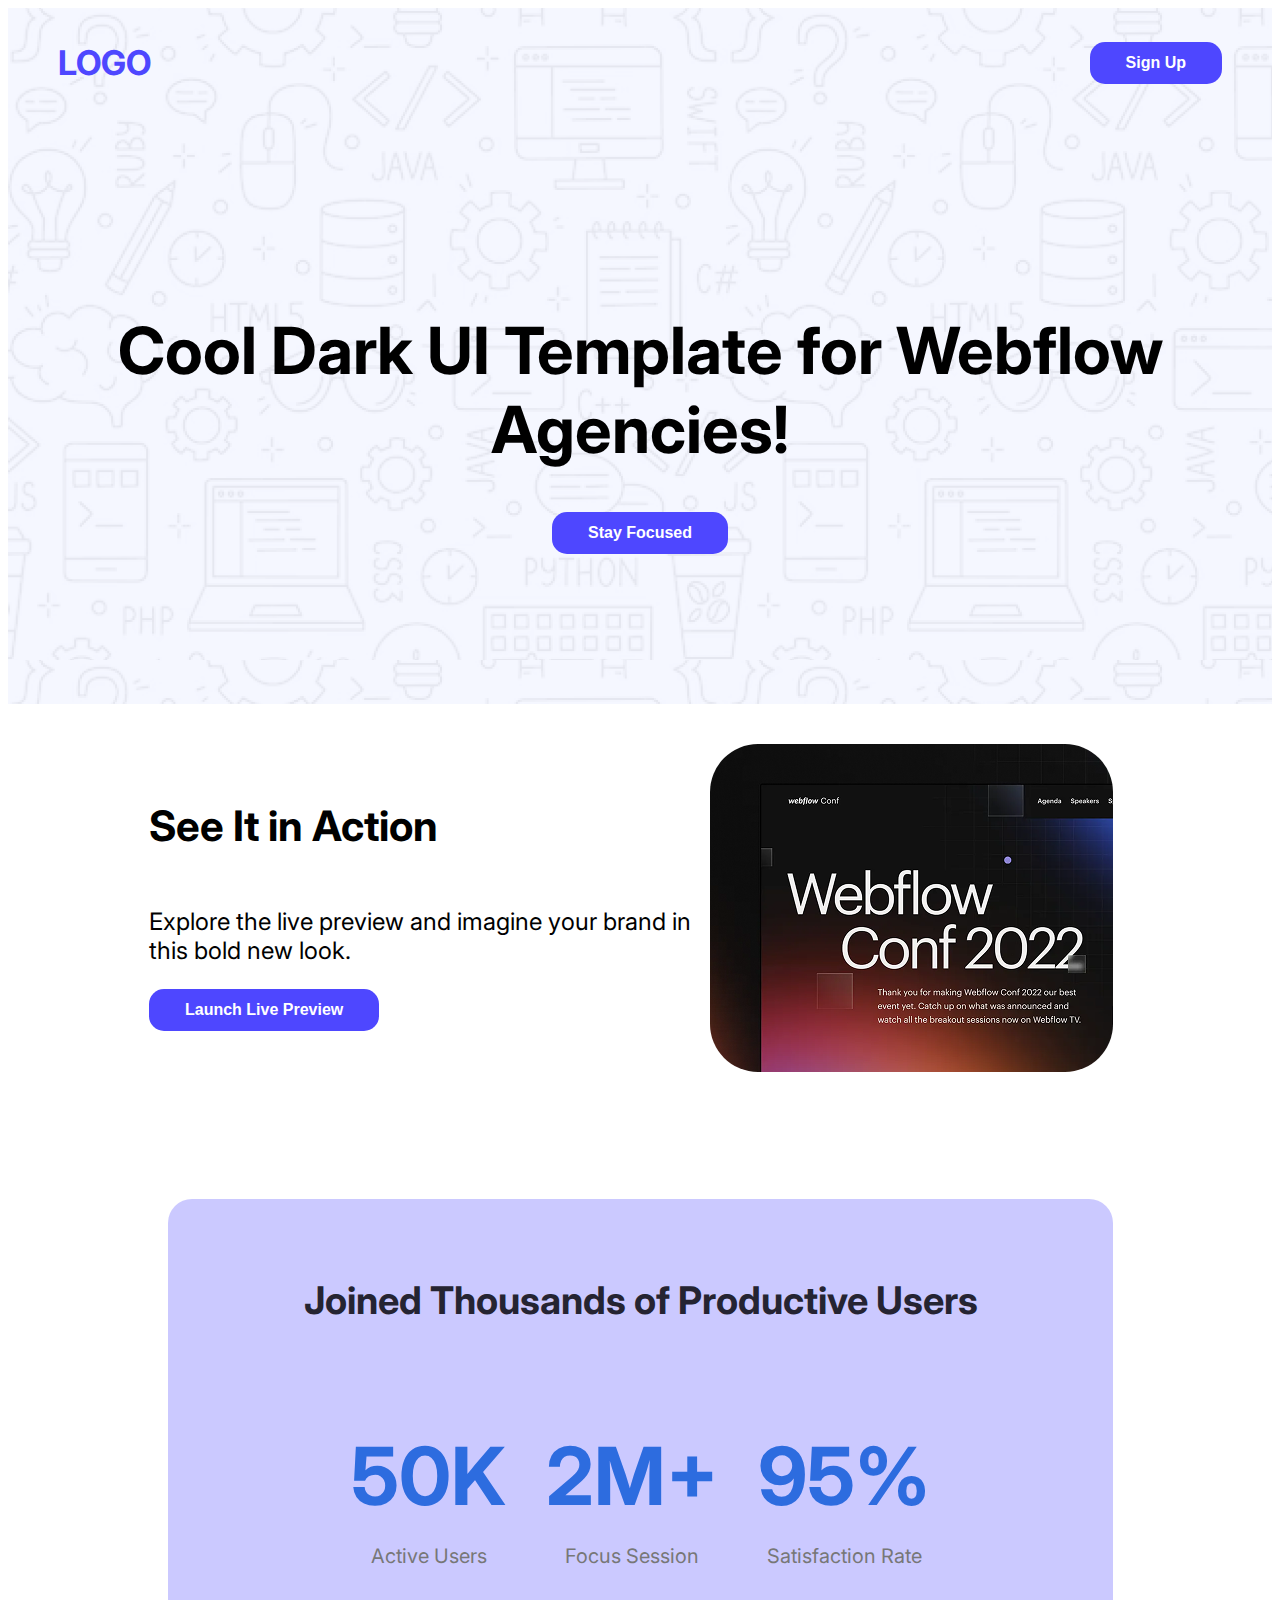
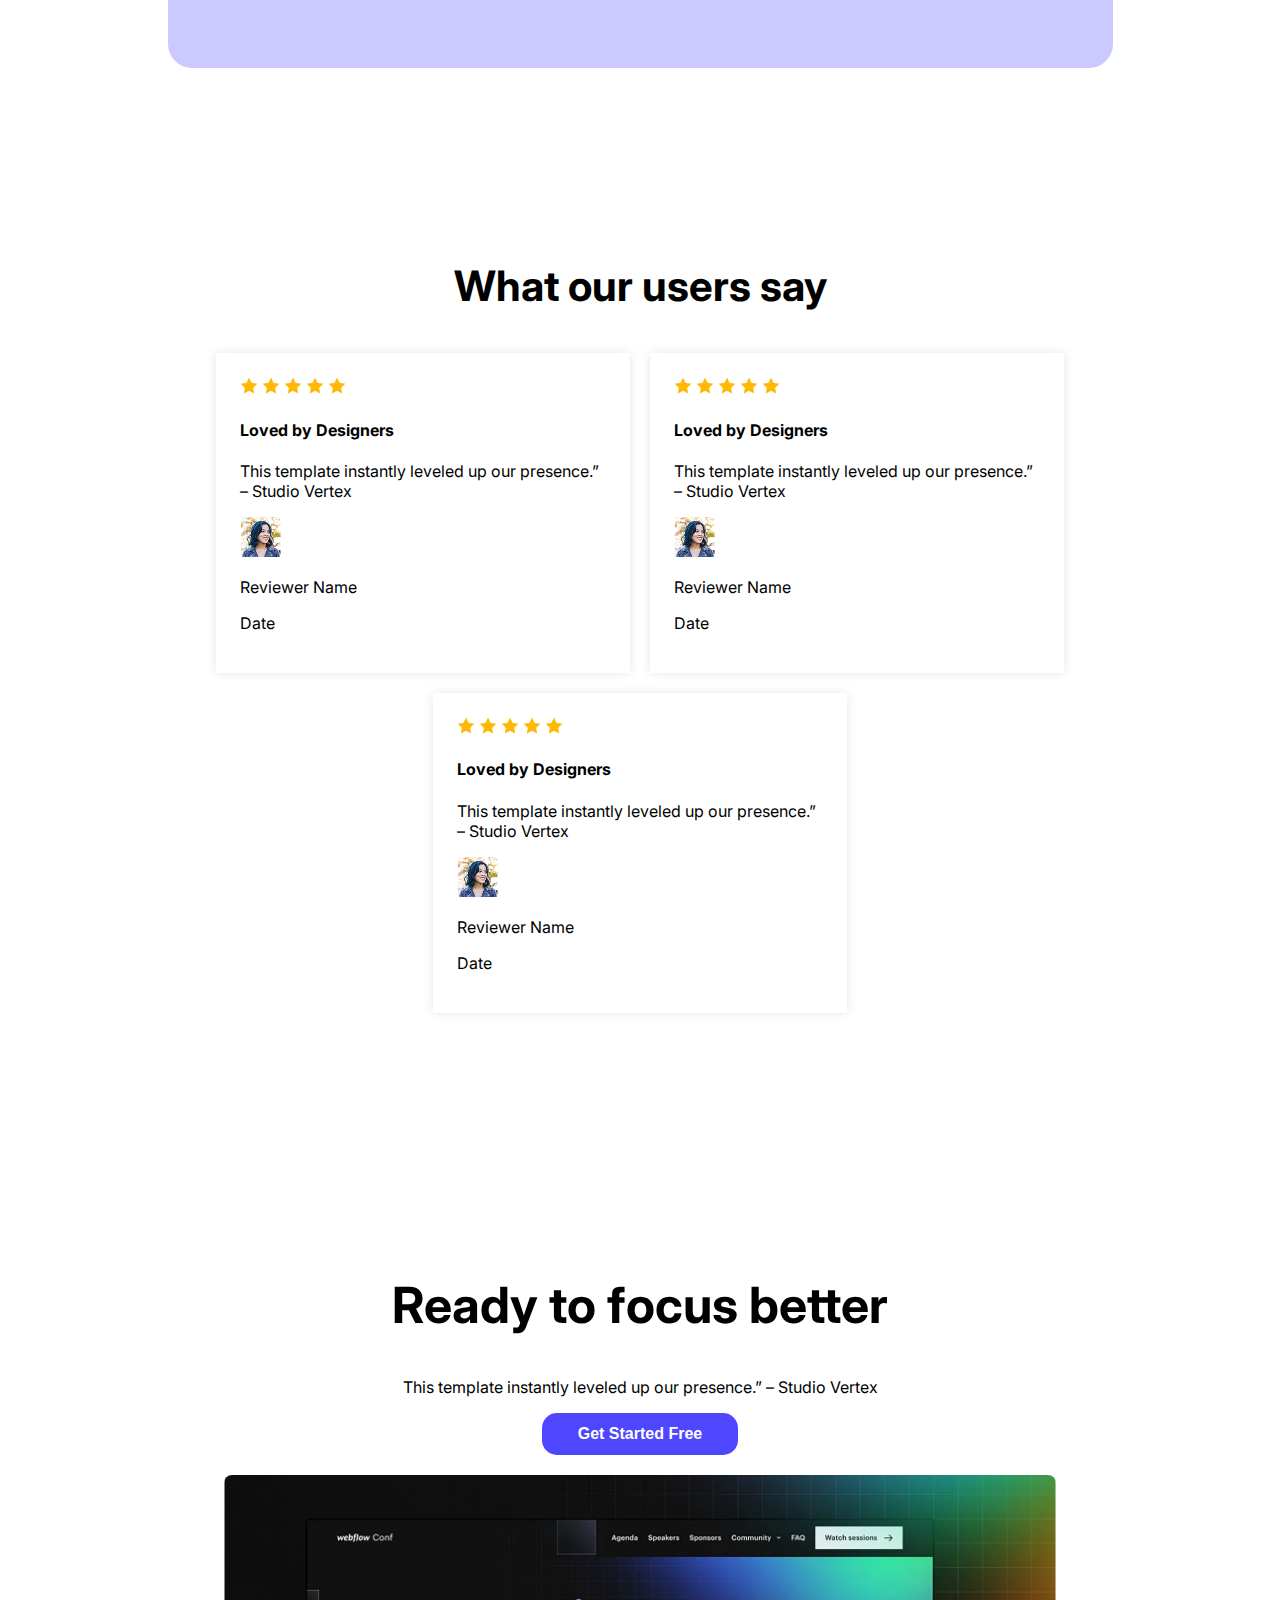
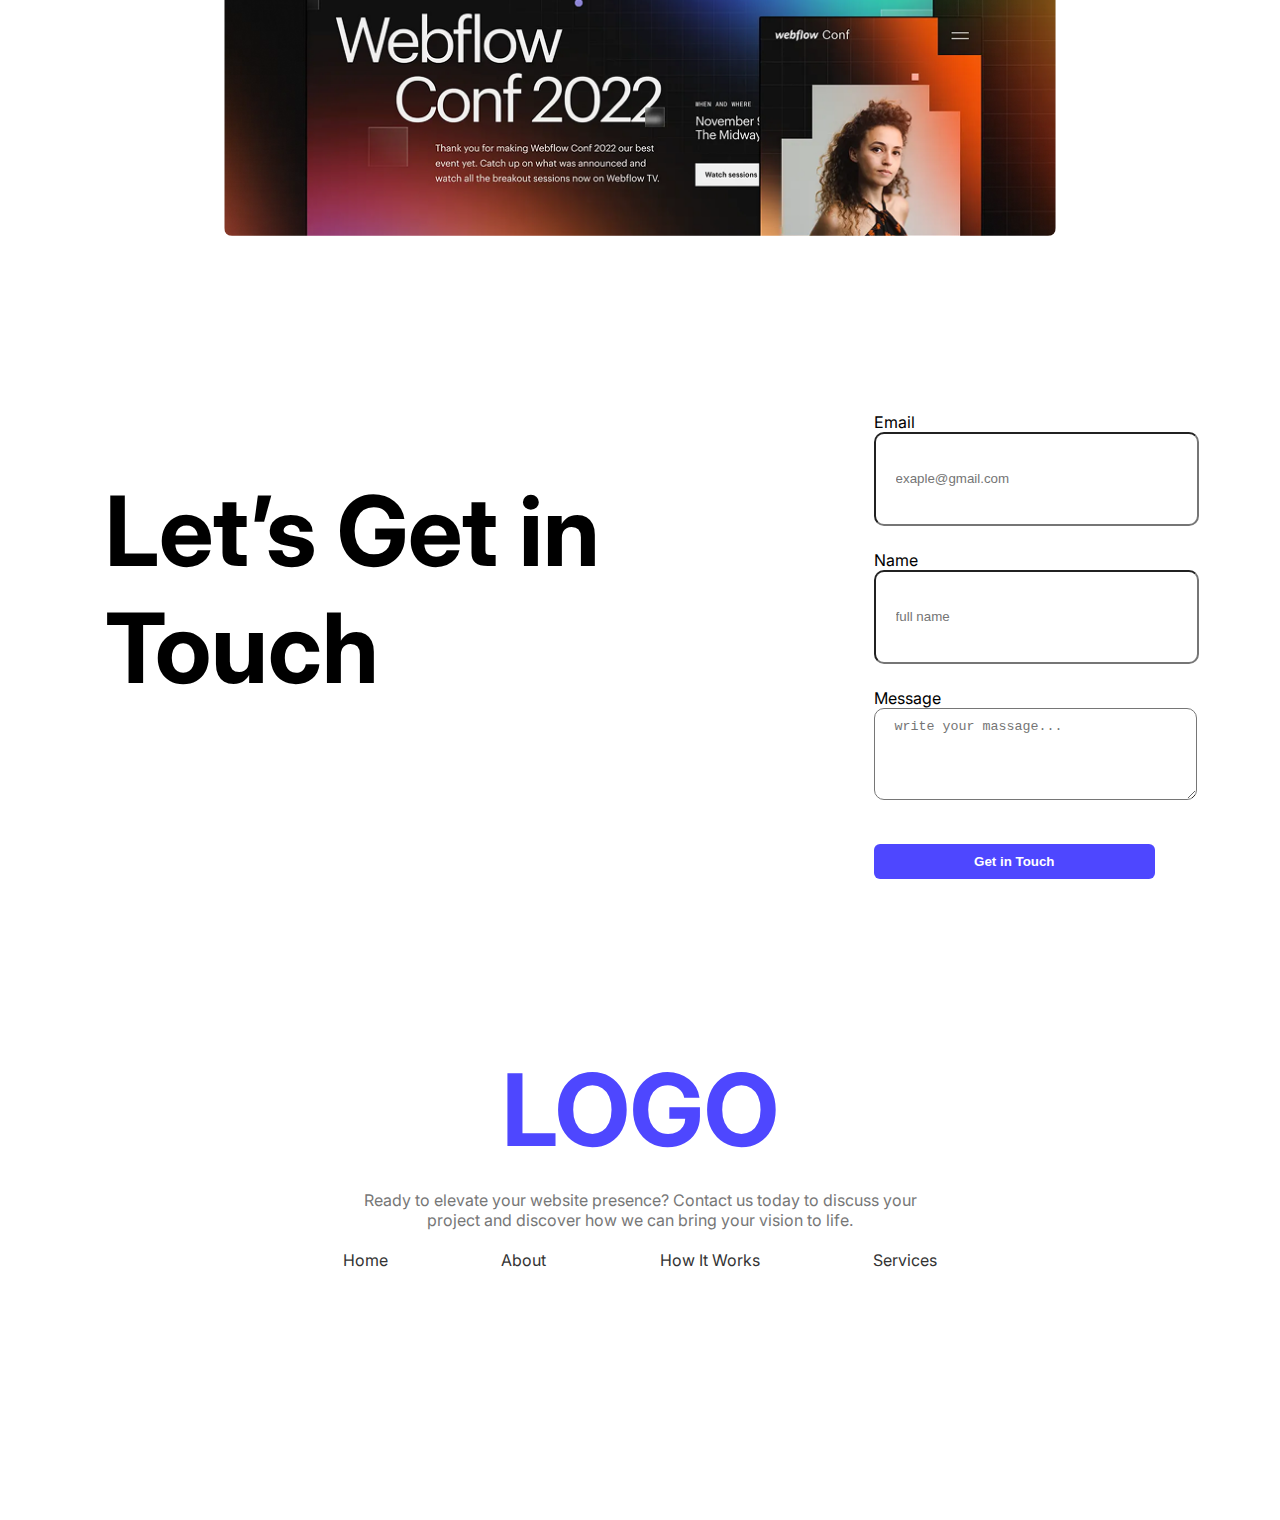
<file: index.html>
<!DOCTYPE html>
<html lang="en">
<head>
    <meta charset="UTF-8">
    <meta name="viewport" content="width=device-width, initial-scale=1.0">
    <title>My first assinment</title>
<link rel="preconnect" href="https://fonts.googleapis.com">
<link rel="preconnect" href="https://fonts.gstatic.com" crossorigin>
<link href="https://fonts.googleapis.com/css2?family=Inter:ital,opsz,wght@0,14..32,100..900;1,14..32,100..900&display=swap" rel="stylesheet">
    <link rel="stylesheet" href="styles/portfolio.css">
</head>
<body class="inter-normal">
    <header class="header">
<nav>
    <h3 class="nav-title">LOGO</h3>
    <ul>
    <li><button class="btn-primary">Sign Up</button></li>
    </ul>
</nav>
<div class="banner">
    <h1 class="banner-title">Cool Dark UI Template for Webflow Agencies!</h1>
    <button class="btn-primary">Stay Focused</button>
</div>
    </header>
<div class="banner-2">
    <div class="banner-content">
    <h4 class="banner-title-2">See It in Action</h4>
    <p class="banner-description">Explore the live preview and imagine your brand in this bold new look.</p>
    <button class="btn-primary">Launch Live Preview</button>
    </div>
    <img class="banner-profile-pic" src="Assets/wc-mini.png" alt="">
    </div>
</div>
    <main>
<section class="section">
    <h3 class="section-title">Joined Thousands of Productive Users</h3>
    <div class="stats">
        <div class="stat">
            <h2>50K</h2>
            <p>Active Users</p>               
        </div>
        <div class="stat">
            <h2>2M+</h2>
            <p>Focus Session</p>
        </div>
        <div class="stat">
            <h2>95%</h2>
            <p>Satisfaction Rate</p>
        </div>
    </div>  
</section>
<section class="reviews">
    <h3 class="section-header">What our users say</h3>
        <div class="reviewer-list">
    <div class="reviews-card">
        <img src="Assets/icon-star.png">
        <img src="Assets/icon-star.png">
        <img src="Assets/icon-star.png">
        <img src="Assets/icon-star.png">
        <img src="Assets/icon-star.png">       
        <h4 class="reviews-title">Loved by Designers</h4>
        <p>This template instantly leveled up our presence.” – Studio Vertex</p>
        <img class="reviews-description" src="Assets/avatar.png">
        <p>Reviewer Name</p>
        <p>Date</p>  
    </div>
    <div class="reviews-card">
        <img src="Assets/icon-star.png">
        <img src="Assets/icon-star.png">
        <img src="Assets/icon-star.png">
        <img src="Assets/icon-star.png">
        <img src="Assets/icon-star.png">
        <h4 class="reviews-title">Loved by Designers</h4>
        <p class="reviews-description">This template instantly leveled up our presence.” – Studio Vertex</p>
        <img src="Assets/avatar.png">
        <p>Reviewer Name</p>
        <p>Date</p>
    </div>
    <div class="reviews-card">
        <img src="Assets/icon-star.png">
        <img src="Assets/icon-star.png">
        <img src="Assets/icon-star.png">
        <img src="Assets/icon-star.png">
        <img src="Assets/icon-star.png">
        <h4 class="reviews-title">Loved by Designers</h4>
        <p>This template instantly leveled up our presence.” – Studio Vertex</p>
        <img src="Assets/avatar.png" class="reviews-description">
        <p>Reviewer Name</p>
        <p>Date</p>
    </div>
    </div>
    <!-- Focus Section -->
</section>
<section class="focus">
    <div class="fous-items">
    <h2 class="focus-header">Ready to focus better</h2>
    <p class="focus-description">This template instantly leveled up our presence.” – Studio Vertex</p>
    <button class="btn-primary">Get Started Free</button>
    </div>
    <img src="Assets/wc-big.png">
</section>

<footer class="footer">
    <h2 class="footer-title">Let’s Get in Touch</h2>
    <div class="last-div">
        <label for="email">Email</label>
        <input type="email" name="" id="" placeholder="exaple@gmail.com">
        <label for="name">Name</label>
        <input type="text" name="" id="" placeholder="full name">
        <label for="message">Message</label>
        <textarea name="" id="" cols="30" rows="10" placeholder="write your massage..."></textarea>
        <button class="form-button">Get in Touch</button>
    </div>
    </footer>
    </main>
    <section class="last-section">
        <header class="site-header">
    <div class="logo">LOGO</div>
    <p class="tagline">
      Ready to elevate your website presence? Contact us today to discuss your project and discover how we can bring your vision to life.
    </p>
    <nav class="navigation">
      <a href="#">Home</a>
      <a href="#">About</a>
      <a href="#">How It Works</a>
      <a href="#">Services</a>
    </nav>
  </header>
    </section>
</body>
</html>
</file>
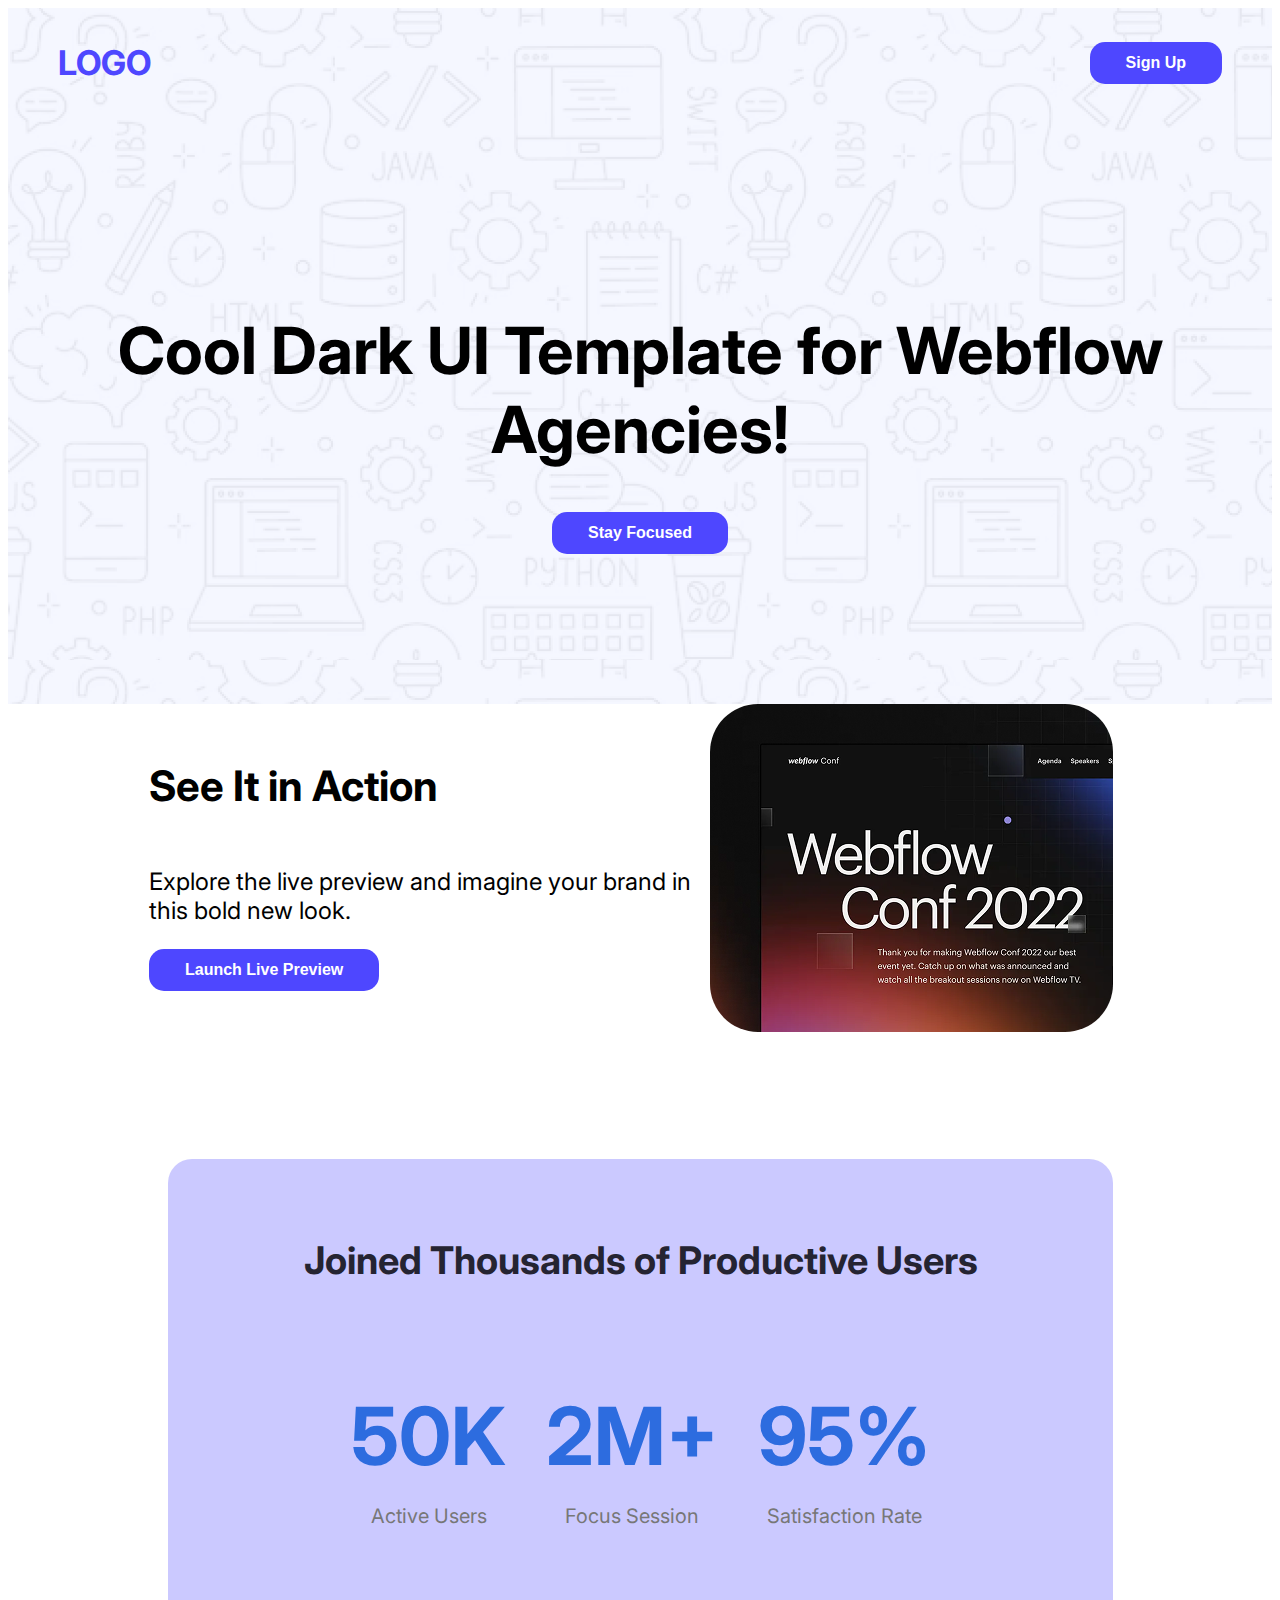
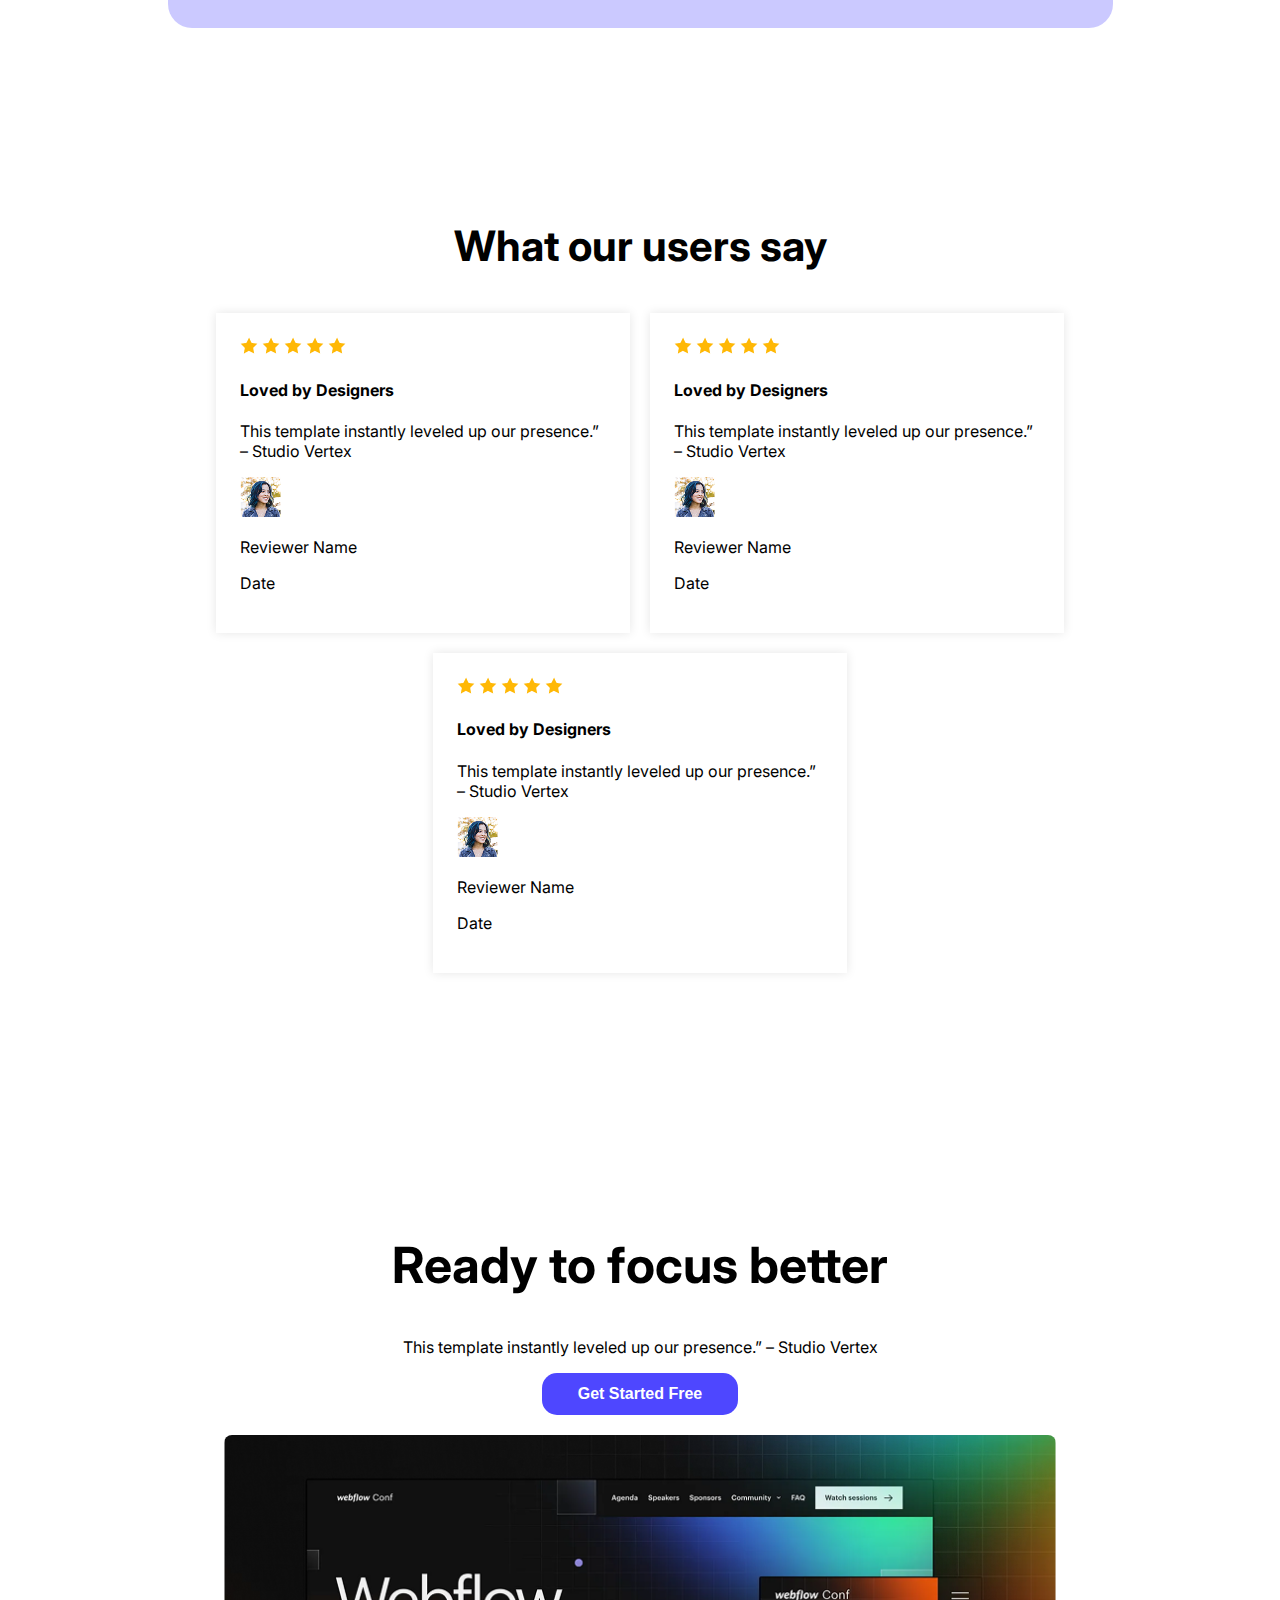
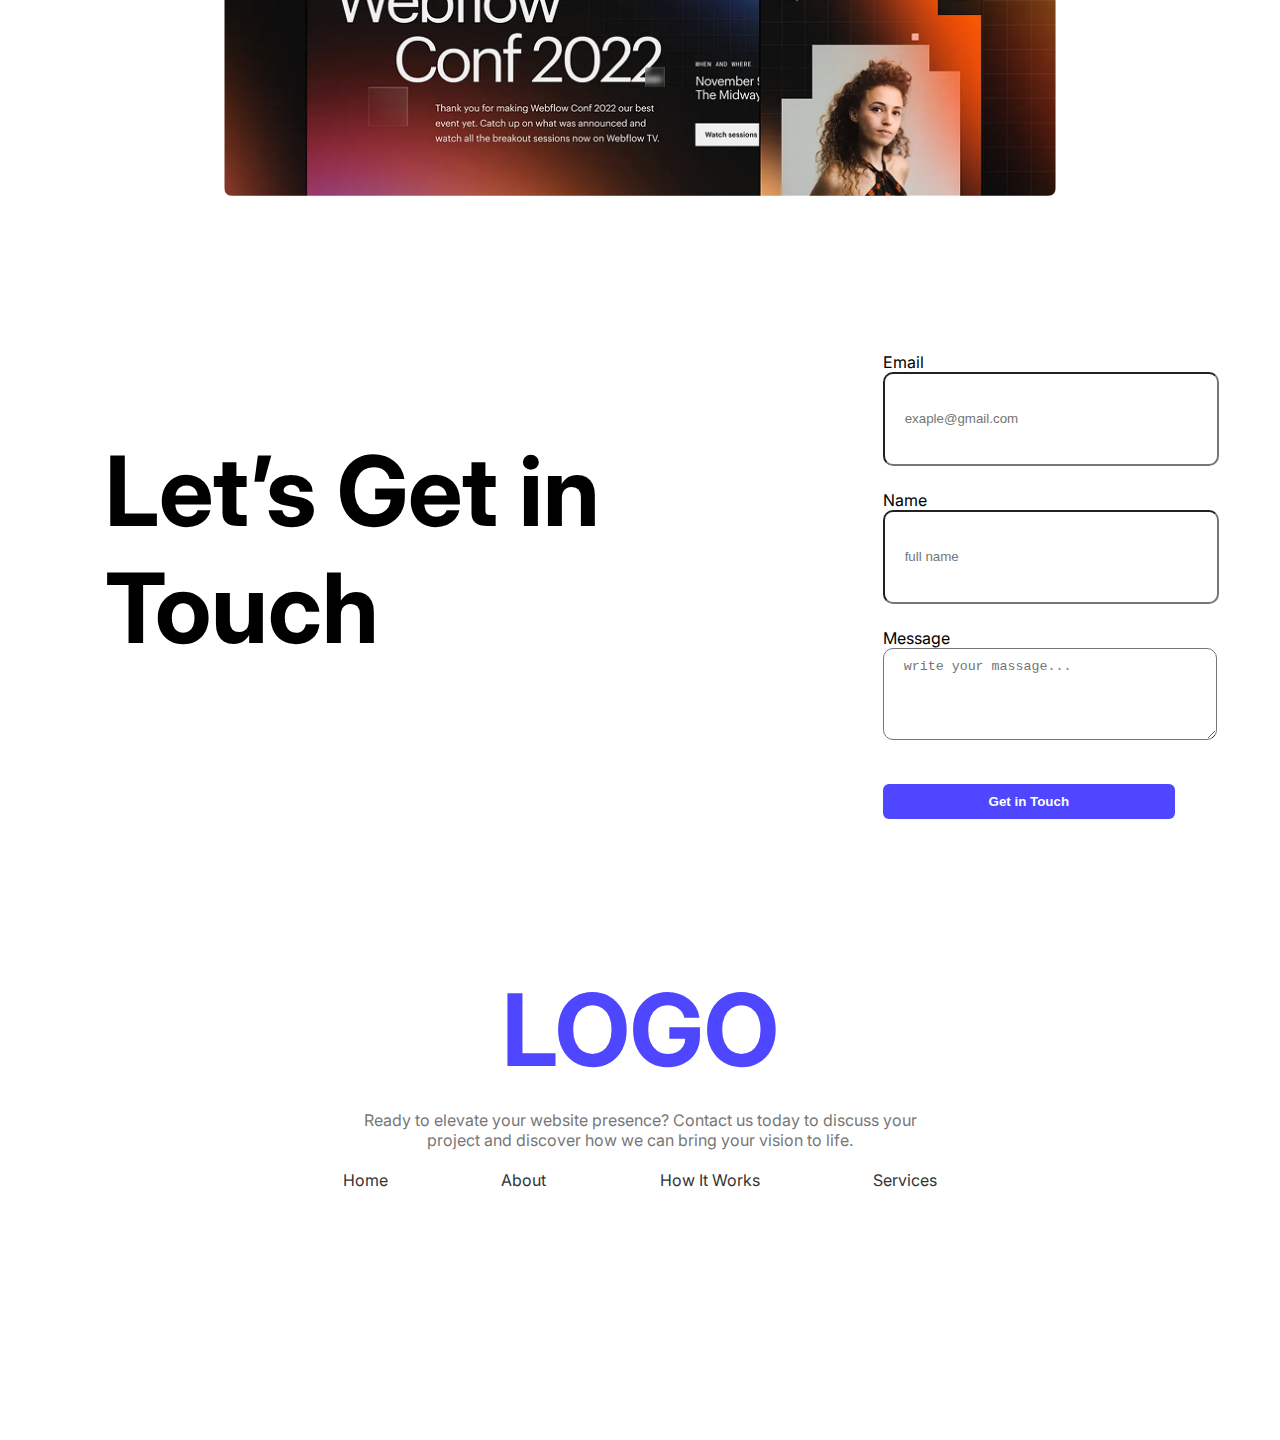
<file: B12A01-landing-launchpad/index.html>
<!DOCTYPE html>
<html lang="en">
<head>
    <meta charset="UTF-8">
    <meta name="viewport" content="width=device-width, initial-scale=1.0">
    <title>My first assinment</title>
<link rel="preconnect" href="https://fonts.googleapis.com">
<link rel="preconnect" href="https://fonts.gstatic.com" crossorigin>
<link href="https://fonts.googleapis.com/css2?family=Inter:ital,opsz,wght@0,14..32,100..900;1,14..32,100..900&display=swap" rel="stylesheet">
    <link rel="stylesheet" href="styles/portfolio.css">
</head>
<body class="inter-normal">
    <header class="header">
<nav>
    <h3 class="nav-title">LOGO</h3>
    <ul>
    <li><button class="btn-primary">Sign Up</button></li>
    </ul>
</nav>
<div class="banner">
    <h1 class="banner-title">Cool Dark UI Template for Webflow Agencies!</h1>
    <button class="btn-primary">Stay Focused</button>
</div>
    </header>
<div class="banner-2">
    <div class="banner-content">
    <h4 class="banner-title-2">See It in Action</h4>
    <p class="banner-description">Explore the live preview and imagine your brand in this bold new look.</p>
    <button class="btn-primary">Launch Live Preview</button>
    </div>
    <img class="banner-profile-pic" src="Assets/wc-mini.png" alt="">
    </div>
</div>
    <main>
<section class="section">
    <h3 class="section-title">Joined Thousands of Productive Users</h3>
    <div class="stats">
        <div class="stat">
            <h2>50K</h2>
            <p>Active Users</p>               
        </div>
        <div class="stat">
            <h2>2M+</h2>
            <p>Focus Session</p>
        </div>
        <div class="stat">
            <h2>95%</h2>
            <p>Satisfaction Rate</p>
        </div>
    </div>  
</section>
<section class="reviews">
    <h3 class="section-header">What our users say</h3>
        <div class="reviewer-list">
    <div class="reviews-card">
        <img src="Assets/icon-star.png">
        <img src="Assets/icon-star.png">
        <img src="Assets/icon-star.png">
        <img src="Assets/icon-star.png">
        <img src="Assets/icon-star.png">       
        <h4 class="reviews-title">Loved by Designers</h4>
        <p>This template instantly leveled up our presence.” – Studio Vertex</p>
        <img class="reviews-description" src="Assets/avatar.png">
        <p>Reviewer Name</p>
        <p>Date</p>  
    </div>
    <div class="reviews-card">
        <img src="Assets/icon-star.png">
        <img src="Assets/icon-star.png">
        <img src="Assets/icon-star.png">
        <img src="Assets/icon-star.png">
        <img src="Assets/icon-star.png">
        <h4 class="reviews-title">Loved by Designers</h4>
        <p class="reviews-description">This template instantly leveled up our presence.” – Studio Vertex</p>
        <img src="Assets/avatar.png">
        <p>Reviewer Name</p>
        <p>Date</p>
    </div>
    <div class="reviews-card">
        <img src="Assets/icon-star.png">
        <img src="Assets/icon-star.png">
        <img src="Assets/icon-star.png">
        <img src="Assets/icon-star.png">
        <img src="Assets/icon-star.png">
        <h4 class="reviews-title">Loved by Designers</h4>
        <p>This template instantly leveled up our presence.” – Studio Vertex</p>
        <img src="Assets/avatar.png" class="reviews-description">
        <p>Reviewer Name</p>
        <p>Date</p>
    </div>
    </div>
    <!-- Focus Section -->
</section>
<section class="focus">
    <div class="fous-items">
    <h2 class="focus-header">Ready to focus better</h2>
    <p class="focus-description">This template instantly leveled up our presence.” – Studio Vertex</p>
    <button class="btn-primary">Get Started Free</button>
    </div>
    <img src="Assets/wc-big.png">
</section>

<footer class="footer">
    <h2 class="footer-title">Let’s Get in Touch</h2>
    <form>
        <label for="email">Email</label>
        <input type="email" name="" id="" placeholder="exaple@gmail.com">
        <label for="name">Name</label>
        <input type="text" name="" id="" placeholder="full name">
        <label for="message">Message</label>
        <textarea name="" id="" cols="30" rows="10" placeholder="write your massage..."></textarea>
        <button class="form-button">Get in Touch</button>
    </form>
    </footer>
    </main>
    <section class="last-section">
        <header class="site-header">
    <div class="logo">LOGO</div>
    <p class="tagline">
      Ready to elevate your website presence? Contact us today to discuss your project and discover how we can bring your vision to life.
    </p>
    <nav class="navigation">
      <a href="#">Home</a>
      <a href="#">About</a>
      <a href="#">How It Works</a>
      <a href="#">Services</a>
    </nav>
  </header>
    </section>
</body>
</html>
</file>
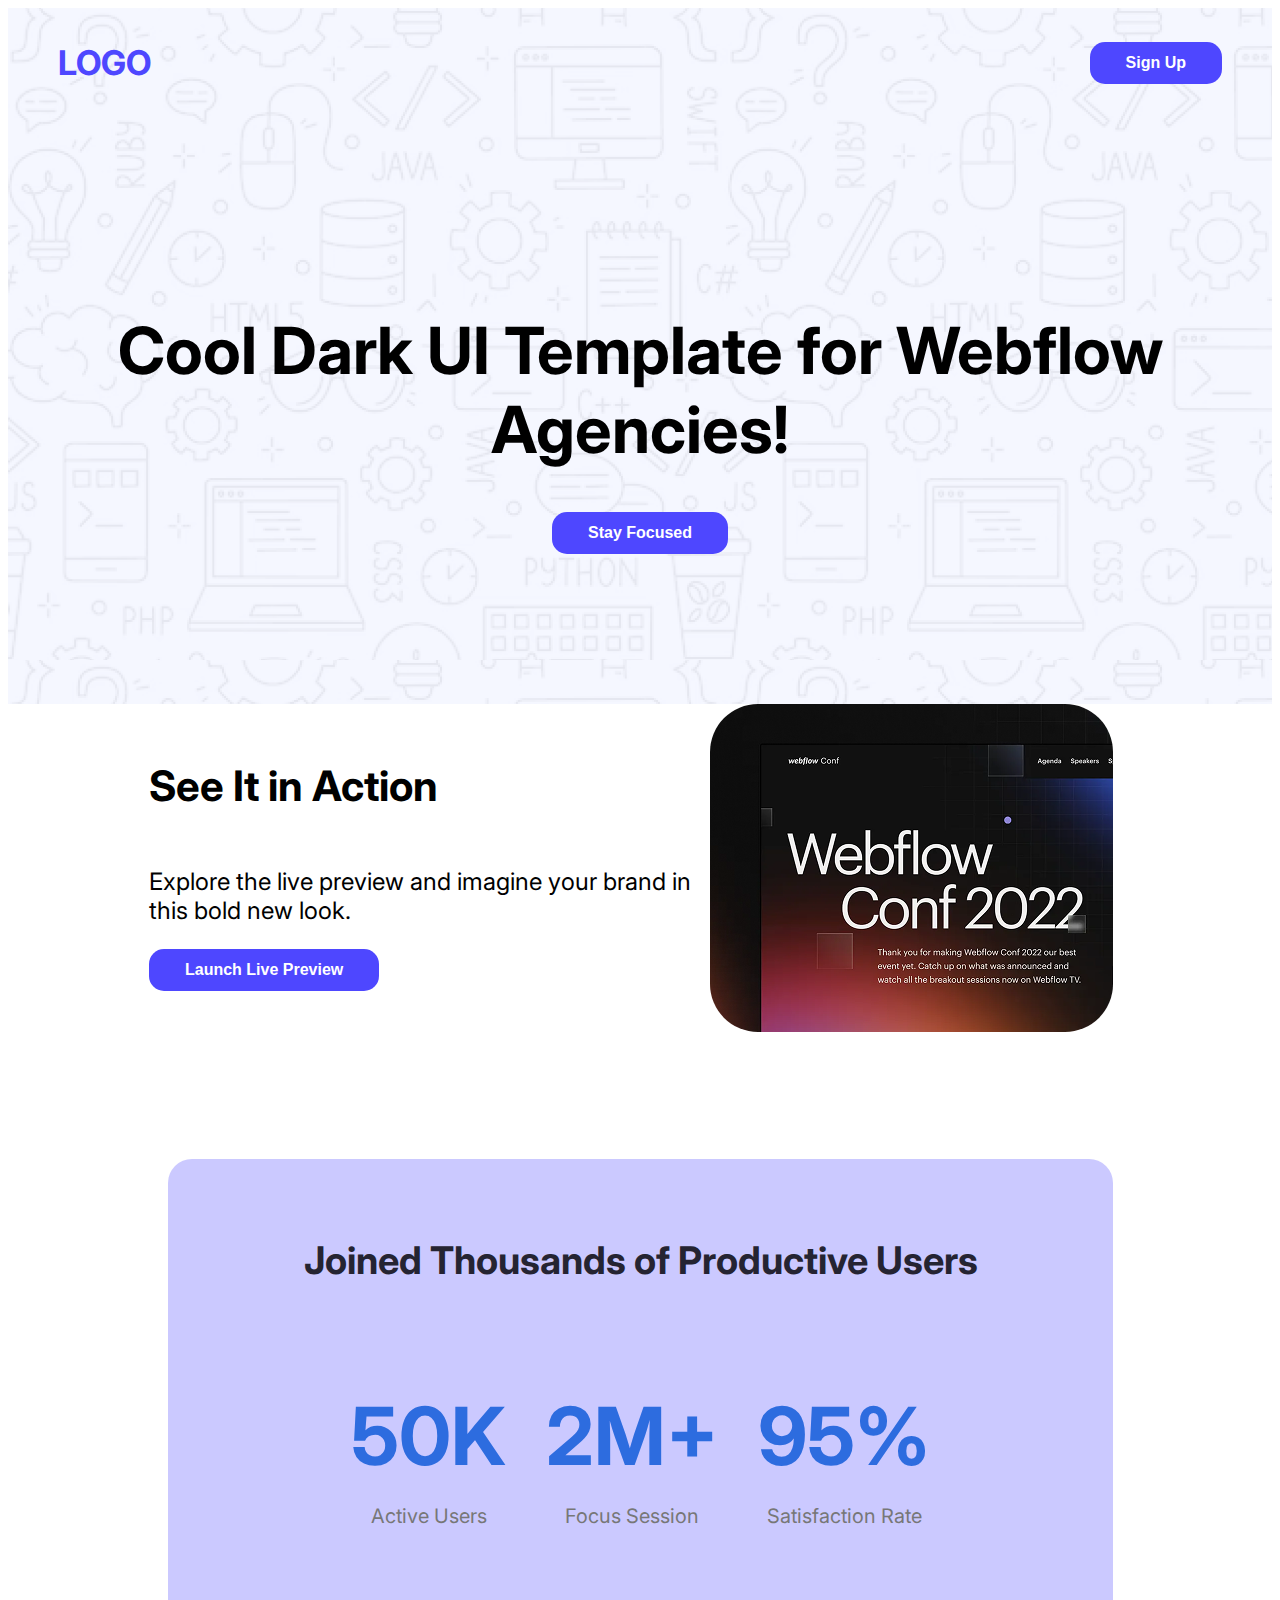
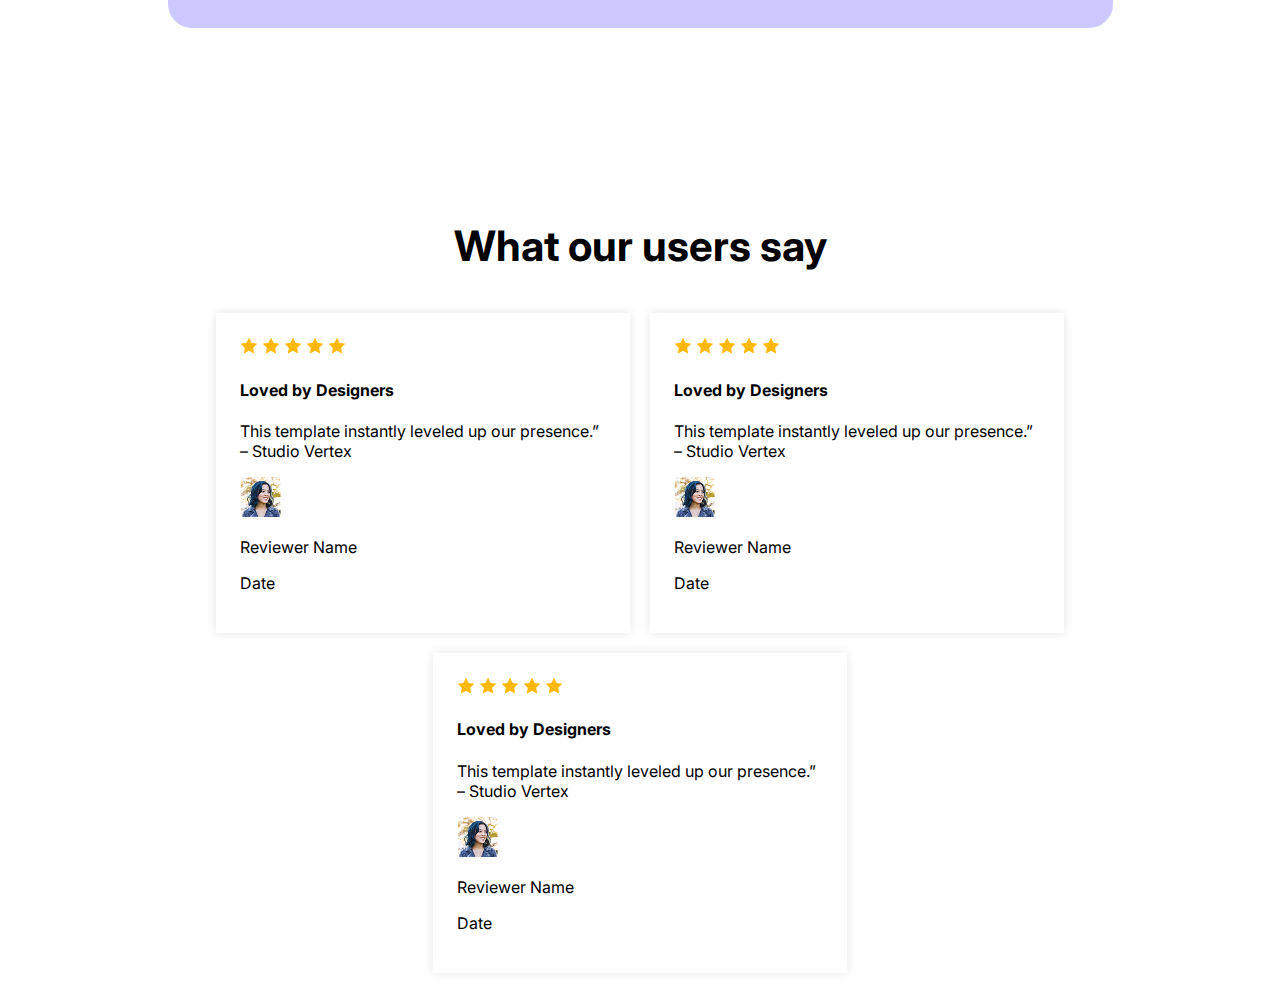
<file: B12A01-landing-launchpad/first.html>
<!DOCTYPE html>
<html lang="en">
<head>
    <meta charset="UTF-8">
    <meta name="viewport" content="width=device-width, initial-scale=1.0">
    <title>My first assinment</title>
<link rel="preconnect" href="https://fonts.googleapis.com">
<link rel="preconnect" href="https://fonts.gstatic.com" crossorigin>
<link href="https://fonts.googleapis.com/css2?family=Inter:ital,opsz,wght@0,14..32,100..900;1,14..32,100..900&display=swap" rel="stylesheet">
    <link rel="stylesheet" href="styles/portfolio.css">
</head>
<body class="inter-normal">
    <header class="header">
<nav>
    <h3 class="nav-title">LOGO</h3>
    <ul>
    <li><button class="btn-primary">Sign Up</button></li>
    </ul>
</nav>
<div class="banner">
    <h1 class="banner-title">Cool Dark UI Template for Webflow Agencies!</h1>
    <button class="btn-primary">Stay Focused</button>
</div>
    </header>
<div class="banner-2">
    <div class="banner-content">
    <h4 class="banner-title-2">See It in Action</h4>
    <p class="banner-description">Explore the live preview and imagine your brand in this bold new look.</p>
    <button class="btn-primary">Launch Live Preview</button>
    </div>
    <img class="banner-profile-pic" src="Assets/wc-mini.png" alt="">
    </div>
</div>
    <main>
<section class="section">
    <h3 class="section-title">Joined Thousands of Productive Users</h3>
    <div class="stats">
        <div class="stat">
            <h2>50K</h2>
            <p>Active Users</p>               
        </div>
        <div class="stat">
            <h2>2M+</h2>
            <p>Focus Session</p>
        </div>
        <div class="stat">
            <h2>95%</h2>
            <p>Satisfaction Rate</p>
        </div>
    </div>  
</section>
<section class="reviews">
    <h3 class="section-header">What our users say</h3>
        <div class="reviewer-list">
    <div class="reviews-card">
        <img src="Assets/icon-star.png">
        <img src="Assets/icon-star.png">
        <img src="Assets/icon-star.png">
        <img src="Assets/icon-star.png">
        <img src="Assets/icon-star.png">       
        <h4 class="reviews-title">Loved by Designers</h4>
        <p>This template instantly leveled up our presence.” – Studio Vertex</p>
        <img class="reviews-description" src="Assets/avatar.png">
        <p>Reviewer Name</p>
        <p>Date</p>  
    </div>
    <div class="reviews-card">
        <img src="Assets/icon-star.png">
        <img src="Assets/icon-star.png">
        <img src="Assets/icon-star.png">
        <img src="Assets/icon-star.png">
        <img src="Assets/icon-star.png">
        <h4 class="reviews-title">Loved by Designers</h4>
        <p class="reviews-description">This template instantly leveled up our presence.” – Studio Vertex</p>
        <img src="Assets/avatar.png">
        <p>Reviewer Name</p>
        <p>Date</p>
    </div>
    <div class="reviews-card">
        <img src="Assets/icon-star.png">
        <img src="Assets/icon-star.png">
        <img src="Assets/icon-star.png">
        <img src="Assets/icon-star.png">
        <img src="Assets/icon-star.png">
        <h4 class="reviews-title">Loved by Designers</h4>
        <p>This template instantly leveled up our presence.” – Studio Vertex</p>
        <img src="Assets/avatar.png" class="reviews-description">
        <p>Reviewer Name</p>
        <p>Date</p>
    </div>
    </div>
</section>
    </main>
    <footer>

    </footer>
</body>
</html>
</file>
<file: styles/portfolio.css>
.inter-normal {
  font-family: "Inter", sans-serif;
  font-optical-sizing: auto;
  font-weight: 400;
  font-style: normal;
}

/* shared style */

.btn-primary {
    background-color: #4E47FF;
    font-size: 16px;
    font-weight: bold;
    color: white;
    padding: 12px 36px;
    border-radius: 15px;
    border: none;
}
.section {
  padding: 40px;
  text-align: center;
    margin: 0;
    background-color: #4d47ff4b;
    max-width: 1140px;
    margin: 127px 159px 126px 160px;
    border-radius: 24px;
  
}
.section-title {
    font-size: 38px;
    font-weight: bold;
    color: #252432;
}
.stats {
  display: flex;
  justify-content: center;
  gap: 40px;
  margin-bottom: 40px;
}
.stat h2 {
  font-size: 2.5em;
  color: #2d6cdf;
  margin-bottom: 5px;
  font-size: 80px;
  font-weight: bold;
}
.stat p {
  font-size: 1em;
  color: #777;
  font-size: 20px;
}
.reviews {
    gap: 20px;
    padding: 24px;
    border-radius: 14px;
    
}
.section-header {
    font-size: 42px;
    font-weight: bold;
    text-align: center;
}
.reviews-card {
    background: #fff;
    box-shadow: 0 0 10px rgba(0,0,0,0.1);
    padding: 24px;
    width: 366px;
}
.reviewer-list {
    display: flex;
    justify-content: center;
    gap: 20px;
    flex-wrap: wrap;
}
/* header */
.header {
    background-image: url('../Assets/Hero-bg.png')
}
/* Nav Styles */
nav{
    display: flex;
    align-items: center;
    justify-content: space-between;
    margin: 0 50px;
}
.nav-title {
    font-size: 34px;
    font-weight: bold;
    color: #4E47FF;
}
nav ul li {
    list-style: none;
}
nav ul {
    display: flex;
}
/* banner styles */
.banner-title {
    font-weight: bold;
    font-size: 65px;
}
.banner {
text-align: center;
align-items: center;
justify-content: center;
display: flex;
flex-direction: column;
padding: 150px 0;
}
.banner-title-2 {
    font-weight: bold;
    font-size: 42px;
}
.banner-description {
    font-size: 24px;
    align-items: center;
}
.banner-profile-pic {
    width: 403px;
    border-radius: 48px;
}
.banner-2 {
    display: flex;
    justify-content: space-between;
    margin: 0px 159px 0px 141px;
    margin-top: 40px;
}

/* Focus Styles */

.focus {
    text-align: center;
    justify-content: space-between;
    padding: 60px 20px;
    background: #FFFFFF;
    margin: 137px 150px 92px 150px;
}
.focus img {
    margin-top: 20px;
    max-width: 90%;
    border-radius: 8px;
}
.focus-header {
    font-weight: bold;
    font-size: 50px;
}
.focus-description {
    color: #000000 50%;
}
/* Contact Section */
.footer-title {
    font-size: 97px;
    font-weight: bold;
}
.footer {
    display: flex;
    margin: 92px 97px 15px 97px;
}
footer input[type="text"],  footer input[type="email"], footer textarea{
    height: 70px;
    border-radius: 10px;
    background-color: #ffffff;
    display: block;
    width: 100%;
    padding: 10px 20px;
    margin-bottom: 24px;
}
.last-div{
    padding: 20px;
}
.form-button {
  margin-top: 20px;
  padding: 10px 20px;
  width: 100%;
  background-color: #4E47FF;
  color: white;
  border: none;
  border-radius: 6px;
  font-weight: bold;
  cursor: pointer;
}
.site-header {
  padding: 50px 20px;
  background-color: #ffffff;
}
/* last part */
.last-section {
    margin: 100px 250px 200px 250px;
}
.logo {
  font-size: 100px;
  font-weight: bold;
  text-align: center;
  color: #4E47FF;
  font-weight: Black;
}

.tagline {
  font-size: 16px;
  color: #777;
  margin: 20px 0;
  max-width: 600px;
  margin-left: auto;
  margin-right: auto;
  text-align: center;
}

.navigation {
  margin-top: 20px;
}

.navigation a {
  margin: 0 15px;
  text-decoration: none;
  color: #333;
  font-size: 16px;
}

.navigation a:hover {
  color: #3575ff;
}
</file>
<file: B12A01-landing-launchpad/styles/portfolio.css>
.inter-normal {
  font-family: "Inter", sans-serif;
  font-optical-sizing: auto;
  font-weight: <weight>;
  font-style: normal;
}
/* shared style */
.btn-primary {
    background-color: #4E47FF;
    font-size: 16px;
    font-weight: bold;
    color: white;
    padding: 12px 36px;
    border-radius: 15px;
    border: none;
}
.section {
  padding: 40px;
  text-align: center;
    margin: 0;
    background-color: #4d47ff4b;
    max-width: 1140px;
    margin: 127px 159px 126px 160px;
    border-radius: 24px;
  
}
.section-title {
    font-size: 38px;
    font-weight: bold;
    color: #252432;
}
.stats {
  display: flex;
  justify-content: center;
  gap: 40px;
  margin-bottom: 40px;
}
.stat h2 {
  font-size: 2.5em;
  color: #2d6cdf;
  margin-bottom: 5px;
  font-size: 80px;
  font-weight: bold;
}
.stat p {
  font-size: 1em;
  color: #777;
  font-size: 20px;
}
.reviews {
    gap: 20px;
    padding: 24px;
    border-radius: 14px;
    
}
.section-header {
    font-size: 42px;
    font-weight: bold;
    text-align: center;
}
.reviews-card {
    background: #fff;
    box-shadow: 0 0 10px rgba(0,0,0,0.1);
    padding: 24px;
    width: 366px;
}
.reviewer-list {
    display: flex;
    justify-content: center;
    gap: 20px;
    flex-wrap: wrap;
    margin: ;
}
/* header */
.header {
    background-image: url('../Assets/Hero-bg.png')
}
/* Nav Styles */
nav{
    display: flex;
    align-items: center;
    justify-content: space-between;
    margin: 0 50px;
}
.nav-title {
    font-size: 34px;
    font-weight: bold;
    color: #4E47FF;
}
nav ul li {
    list-style: none;
}
nav ul {
    display: flex;
}
/* banner styles */
.banner-title {
    font-weight: bold;
    font-size: 65px;
}
.banner {
text-align: center;
align-items: center;
justify-content: center;
display: flex;
flex-direction: column;
padding: 150px 0;
}
.banner-title-2 {
    font-weight: bold;
    font-size: 42px;
}
.banner-description {
    font-size: 24px;
    align-items: center;
}
.banner-profile-pic {
    width: 403px;
    border-radius: 48px;
}
.banner-2 {
    display: flex;
    justify-content: space-between;
    margin: 0px 159px 0px 141px;
}
.banner-content {
    max-width: 

}
/* Focus Styles */

.focus {
    text-align: center;
    justify-content: space-between;
    padding: 60px 20px;
    background: #FFFFFF;
    margin: 137px 150px 92px 150px;
}
.focus img {
    margin-top: 20px;
    max-width: 90%;
    border-radius: 8px;
}
.focus-header {
    font-weight: bold;
    font-size: 50px;
}
.focus-description {
    color: #000000 50%;
}
/* Contact Section */
.footer-title {
    font-size: 97px;
    font-weight: bold;
}
.footer {
    display: flex;
    margin: 92px 97px 15px 97px;
}
footer input[type="text"],  footer input[type="email"], footer textarea{
    height: 70px;
    border-radius: 10px;
    background-color: #ffffff;
    display: block;
    width: 100%;
    padding: 10px 20px;
    margin-bottom: 24px;
    border: 
}
form button {
  margin-top: 20px;
  padding: 10px 20px;
  width: 100%;
  background-color: #4E47FF;
  color: white;
  border: none;
  border-radius: 6px;
  font-weight: bold;
  cursor: pointer;
  transition: background 0.3s;
}
.site-header {
  padding: 50px 20px;
  background-color: #ffffff;
}
/* last part */
.last-section {
    margin: 100px 250px 200px 250px;
}
.logo {
  font-size: 100px;
  font-weight: bold;
  text-align: center;
  color: #4E47FF;
  font-weight: Black;
}

.tagline {
  font-size: 16px;
  color: #777;
  margin: 20px 0;
  max-width: 600px;
  margin-left: auto;
  margin-right: auto;
  text-align: center;
}

.navigation {
  margin-top: 20px;
}

.navigation a {
  margin: 0 15px;
  text-decoration: none;
  color: #333;
  font-size: 16px;
}

.navigation a:hover {
  color: #3575ff;
}
</file>
